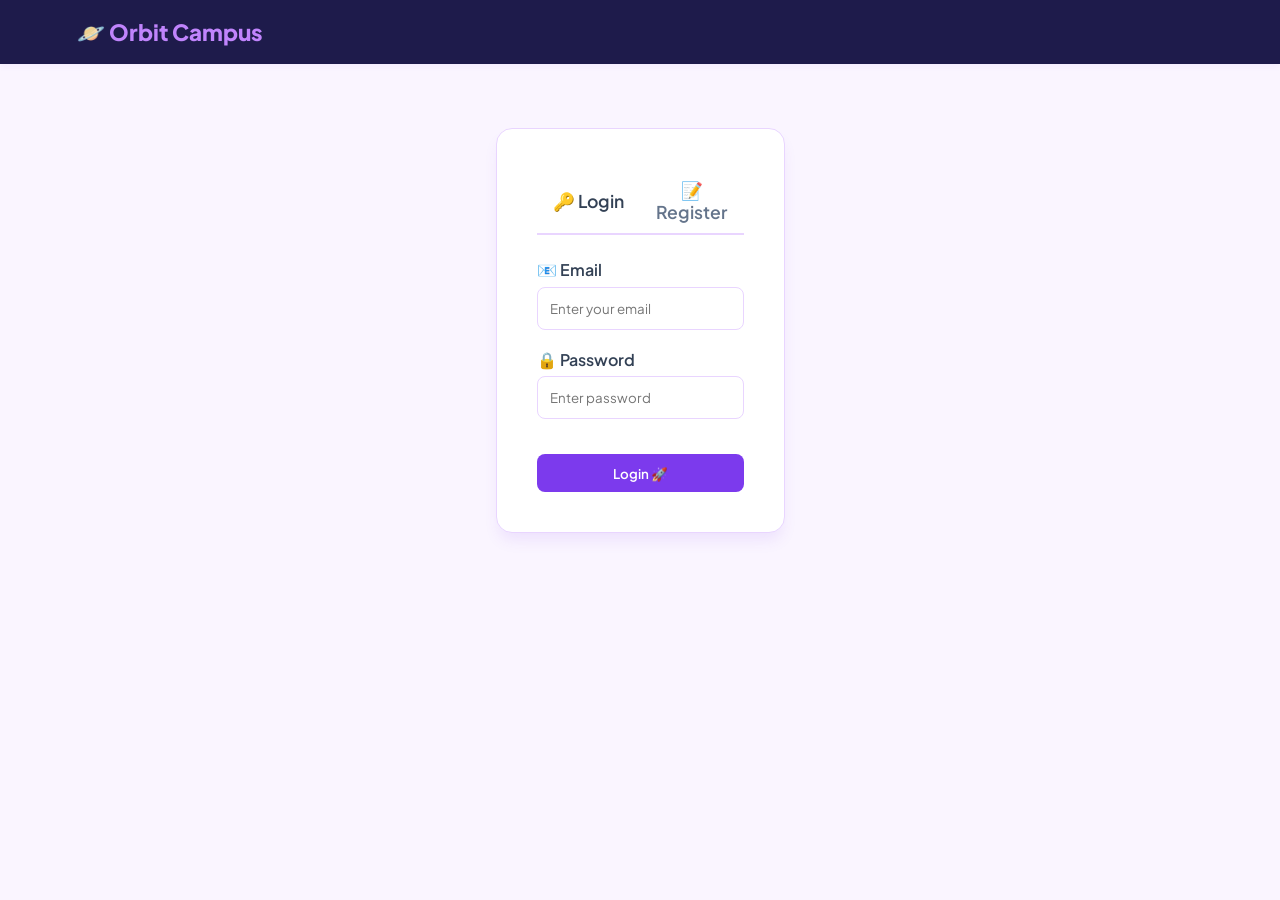
<file: login.html>
<!DOCTYPE html>
<html lang="en">
<head>
  <meta charset="UTF-8">
  <title>Orbit Campus | Auth</title>
  <link rel="stylesheet" href="style.css">
  <style>
    .auth-container {
      max-width: 420px;
      margin: 4rem auto;
      background: white;
      padding: 2.5rem;
      border-radius: 16px;
      box-shadow: var(--shadow-md);
      border: 1px solid var(--border-color);
    }
    .auth-tabs {
      display: flex;
      margin-bottom: 1.5rem;
      border-bottom: 2px solid var(--border-color);
    }
    .tab-btn {
      flex: 1;
      padding: 10px;
      background: none;
      border: none;
      font-size: 1.1rem;
      font-weight: 600;
      cursor: pointer;
      color: #64748b;
    }
    .tab-btn.active {
      color: var(--primary-sky);
      border-bottom: 3px solid var(--primary-sky);
    }
    .form-group {
      margin-bottom: 1.2rem;
    }
    .form-group label {
      display: block;
      margin-bottom: 0.4rem;
      font-weight: 600;
    }
    .form-control {
      width: 100%;
      padding: 0.75rem;
      border: 1px solid var(--border-color);
      border-radius: 8px;
      outline: none;
    }
    .auth-form { display: none; }
    .auth-form.active { display: block; }
  </style>
</head>
<body>

  <nav class="navbar">
    <a href="index.html" class="brand">🪐 Orbit Campus</a>
  </nav>

  <div class="auth-container">
    <div class="auth-tabs">
      <button class="tab-btn active" onclick="switchTab('login')">🔑 Login</button>
      <button class="tab-btn" onclick="switchTab('register')">📝 Register</button>
    </div>

    <!-- Login Form -->
    <form id="loginForm" class="auth-form active">
      <div class="form-group">
        <label>📧 Email</label>
        <input type="email" id="loginEmail" class="form-control" placeholder="Enter your email" required>
      </div>
      <div class="form-group">
        <label>🔒 Password</label>
        <input type="password" id="loginPass" class="form-control" placeholder="Enter password" required>
      </div>
      <button type="submit" class="btn btn-sky" style="width: 100%; justify-content: center; margin-top: 1rem;">Login 🚀</button>
    </form>

    <!-- Register Form -->
    <form id="registerForm" class="auth-form">
      <div class="form-group">
        <label>👤 Full Name</label>
        <input type="text" id="regName" class="form-control" placeholder="Enter full name" required>
      </div>
      <div class="form-group">
        <label>📧 Email</label>
        <input type="email" id="regEmail" class="form-control" placeholder="Enter email" required>
      </div>
      <div class="form-group">
        <label>🔒 Password</label>
        <input type="password" id="regPass" class="form-control" placeholder="Create password" required>
      </div>
      <div class="form-group">
        <label>🎭 Role</label>
        <select id="regRole" class="form-control" required>
          <option value="student">Student</option>
          <option value="admin">Admin</option>
        </select>
      </div>
      <button type="submit" class="btn btn-sky" style="width: 100%; justify-content: center; margin-top: 1rem;">Create Account ✨</button>
    </form>
  </div>

  <script src="script.js"></script>
  <script>
    function switchTab(tab) {
      document.querySelectorAll('.tab-btn').forEach(btn => btn.classList.remove('active'));
      document.querySelectorAll('.auth-form').forEach(form => form.classList.remove('active'));
      
      if(tab === 'login') {
        event.target.classList.add('active');
        document.getElementById('loginForm').classList.add('active');
      } else {
        event.target.classList.add('active');
        document.getElementById('registerForm').classList.add('active');
      }
    }

    // Register Handling
    document.getElementById('registerForm').addEventListener('submit', function(e) {
      e.preventDefault();
      const users = JSON.parse(localStorage.getItem('orbit_users') || '[]');
      
      const email = document.getElementById('regEmail').value;
      if (users.find(u => u.email === email)) {
        alert('Email already registered!');
        return;
      }

      const newUser = {
        name: document.getElementById('regName').value,
        email: email,
        password: document.getElementById('regPass').value,
        role: document.getElementById('regRole').value
      };

      users.push(newUser);
      localStorage.setItem('orbit_users', JSON.stringify(users));
      alert('Registration successful! Please login now.');
      location.reload();
    });

    // Login Handling
    document.getElementById('loginForm').addEventListener('submit', function(e) {
      e.preventDefault();
      const users = JSON.parse(localStorage.getItem('orbit_users') || '[]');
      const email = document.getElementById('loginEmail').value;
      const pass = document.getElementById('loginPass').value;

      const user = users.find(u => u.email === email && u.password === pass);

      if (user) {
        localStorage.setItem('orbit_current_user', JSON.stringify(user));
        alert(`Welcome back, ${user.name}!`);
        window.location.href = user.role === 'admin' ? 'admin.html' : 'dashboard.html';
      } else {
        alert('Invalid email or password!');
      }
    });
  </script>
</body>
</html>
</file>
<file: style.css>
@import url('https://fonts.googleapis.com/css2?family=Plus+Jakarta+Sans:wght@400;500;600;700;800&display=swap');

:root {
  /* Royal Purple & Soft Violet Palette */
  --primary-color: #7c3aed;       /* Royal Purple */
  --light-bg-accent: #f3e8ff;     /* Soft Violet Tint */
  --hover-color: #6d28d9;         /* Deep Purple Hover */
  --navy-dark: #1e1b4b;           /* Deep Violet Navy */
  --text-main: #334155;
  --bg-light: #faf5ff;            /* Background Tint */
  --card-bg: #ffffff;
  --border-color: #e9d5ff;
  --shadow-sm: 0 4px 6px -1px rgba(124, 58, 237, 0.05);
  --shadow-md: 0 10px 15px -3px rgba(124, 58, 237, 0.1);
}

* {
  margin: 0;
  padding: 0;
  box-sizing: border-box;
  font-family: 'Plus Jakarta Sans', sans-serif;
}

body {
  background-color: var(--bg-light);
  color: var(--text-main);
  min-height: 100vh;
  display: flex;
  flex-direction: column;
}

/* Header & Navbar */
.navbar {
  background-color: var(--navy-dark);
  color: white;
  padding: 1.1rem 6%;
  display: flex;
  justify-content: space-between;
  align-items: center;
  box-shadow: var(--shadow-sm);
}

.brand {
  display: flex;
  align-items: center;
  gap: 10px;
  font-size: 1.4rem;
  font-weight: 800;
  color: #c084fc;
  text-decoration: none;
}

.nav-links {
  display: flex;
  gap: 20px;
  list-style: none;
  align-items: center;
}

.nav-links a {
  color: #e9d5ff;
  text-decoration: none;
  font-weight: 600;
  font-size: 0.95rem;
  transition: color 0.2s;
}

.nav-links a:hover, .nav-links a.active {
  color: #c084fc;
}

/* Buttons */
.btn {
  padding: 0.65rem 1.3rem;
  border-radius: 8px;
  border: none;
  font-weight: 600;
  cursor: pointer;
  text-decoration: none;
  display: inline-flex;
  align-items: center;
  gap: 8px;
  transition: all 0.2s;
}

.btn-sky {
  background-color: var(--primary-color);
  color: white;
}

.btn-sky:hover {
  background-color: var(--hover-color);
}

.btn-outline {
  background-color: transparent;
  border: 1.5px solid var(--primary-color);
  color: var(--primary-color);
}

.btn-outline:hover {
  background-color: var(--light-bg-accent);
}

/* Badges */
.badge {
  padding: 4px 10px;
  border-radius: 20px;
  font-size: 0.8rem;
  font-weight: 600;
}

.badge-high { background-color: #fee2e2; color: #dc2626; }
.badge-medium { background-color: #fef3c7; color: #d97706; }
.badge-low { background-color: #dcfce7; color: #16a34a; }

.status-open { background-color: #f3e8ff; color: #7c3aed; }
.status-inprogress { background-color: #fef3c7; color: #d97706; }
.status-resolved { background-color: #dcfce7; color: #16a34a; }

/* Dashboard & App Layout */
.app-container {
  display: flex;
  flex: 1;
}

.sidebar {
  width: 250px;
  background-color: white;
  border-right: 1px solid var(--border-color);
  padding: 1.5rem;
}

.sidebar-menu {
  list-style: none;
  display: flex;
  flex-direction: column;
  gap: 8px;
}

.sidebar-menu a {
  display: flex;
  align-items: center;
  gap: 12px;
  padding: 10px 14px;
  color: var(--text-main);
  text-decoration: none;
  font-weight: 600;
  border-radius: 8px;
}

.sidebar-menu a:hover, .sidebar-menu a.active {
  background-color: var(--light-bg-accent);
  color: var(--primary-color);
}

.main-content {
  flex: 1;
  padding: 2rem;
}

/* Modal Popup */
.modal-overlay {
  position: fixed;
  top: 0; left: 0; right: 0; bottom: 0;
  background: rgba(30, 27, 75, 0.7);
  display: none;
  justify-content: center;
  align-items: center;
  z-index: 1000;
}

.modal-content {
  background: white;
  width: 100%;
  max-width: 420px;
  padding: 2rem;
  border-radius: 16px;
  position: relative;
  box-shadow: var(--shadow-md);
}

.close-modal {
  position: absolute;
  top: 15px;
  right: 20px;
  font-size: 1.5rem;
  cursor: pointer;
  color: #94a3b8;
}

.auth-tabs {
  display: flex;
  margin-bottom: 1.5rem;
  border-bottom: 2px solid var(--border-color);
}

.tab-btn {
  flex: 1;
  padding: 10px;
  background: none;
  border: none;
  font-size: 1rem;
  font-weight: 600;
  cursor: pointer;
  color: #64748b;
}

.tab-btn.active {
  color: var(--primary-color);
  border-bottom: 3px solid var(--primary-color);
}

.form-group { margin-bottom: 1rem; }
.form-group label { display: block; margin-bottom: 0.3rem; font-weight: 600; }
.form-control {
  width: 100%;
  padding: 0.75rem;
  border: 1px solid var(--border-color);
  border-radius: 8px;
  outline: none;
}
.auth-form { display: none; }
.auth-form.active { display: block; }

footer {
  background-color: var(--navy-dark);
  color: #c084fc;
  text-align: center;
  padding: 1.5rem;
  margin-top: auto;
  font-size: 0.9rem;
}
</file>
